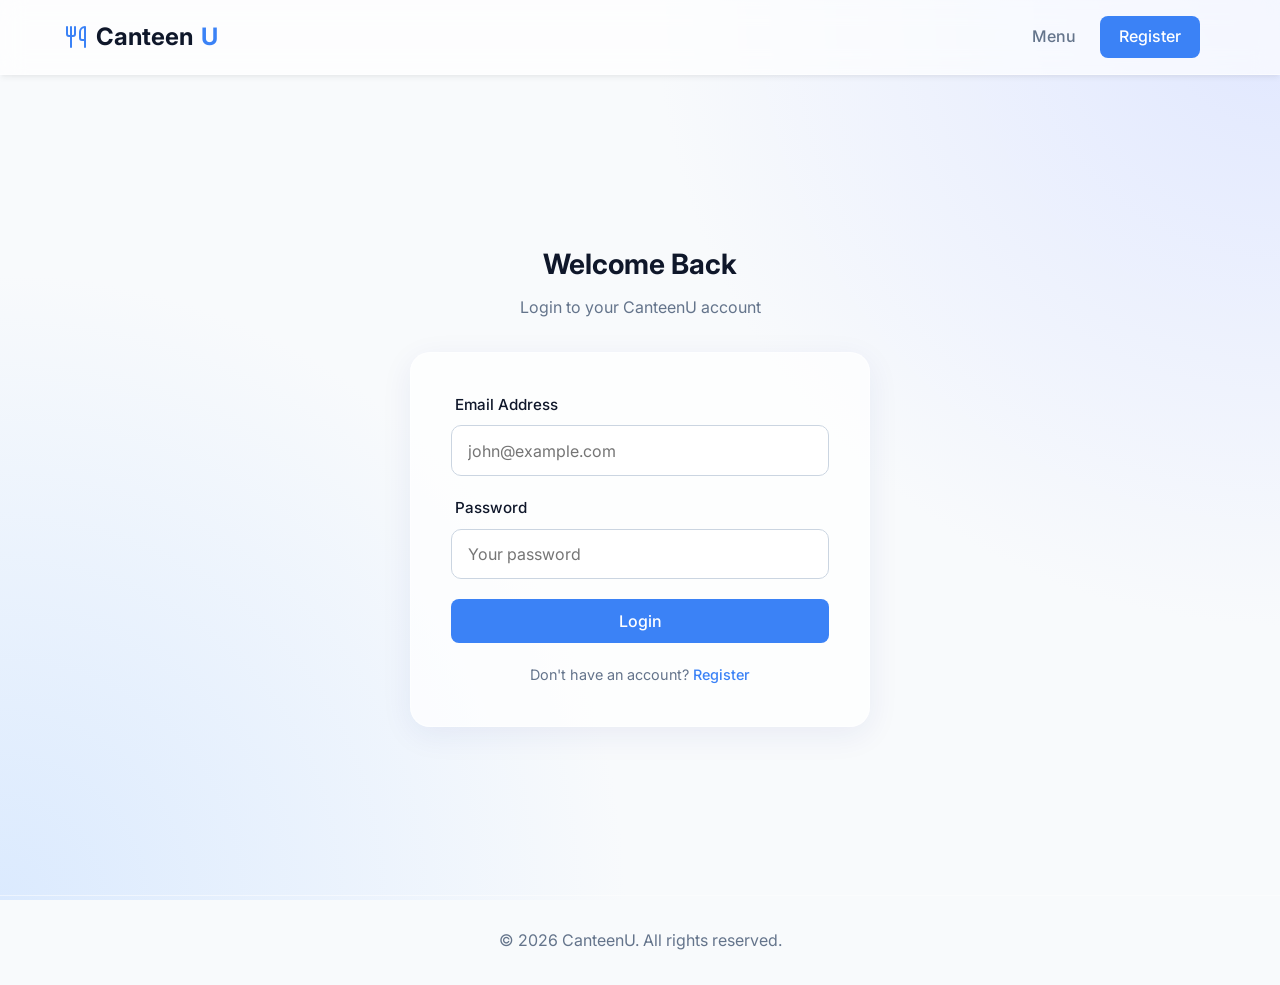
<file: canteenu/canteenu/login.html>
<!DOCTYPE html>
<html lang="en">
<head>
  <meta charset="UTF-8">
  <meta name="viewport" content="width=device-width, initial-scale=1.0">
  <title>Login | CanteenU</title>
  <link rel="stylesheet" href="menu.css">
</head>
<body>
  <nav class="navbar">
    <a href="index.html" class="logo">
      <svg width="24" height="24" viewBox="0 0 24 24" fill="none" stroke="var(--primary-color)" stroke-width="2" stroke-linecap="round" stroke-linejoin="round">
        <path d="M3 2v7c0 1.1.9 2 2 2h4a2 2 0 0 0 2-2V2"></path>
        <path d="M7 2v20"></path>
        <path d="M21 15V2v0a5 5 0 0 0-5 5v6c0 1.1.9 2 2 2h3Zm0 0v7"></path>
      </svg>
      Canteen<span>U</span>
    </a>
    <ul class="nav-links">
      <li><a href="index.html">Menu</a></li>
      <li><a href="register.html" class="btn btn-nav">Register</a></li>
    </ul>
  </nav>

  <div class="auth-wrapper">
    <div class="auth-card animate-fade-up">
      <div class="auth-header">
        <h2>Welcome Back</h2>
        <p>Login to your CanteenU account</p>
      </div>

      <!-- Error message shown dynamically -->
      <div class="alert alert-error" id="errorBox" style="display:none;"></div>

      <form class="glass-form auth-form" id="loginForm">
        <div class="form-group">
          <label for="email">Email Address</label>
          <input type="email" id="email" name="email" placeholder="john@example.com" required>
        </div>
        <div class="form-group">
          <label for="password">Password</label>
          <input type="password" id="password" name="password" placeholder="Your password" required>
        </div>
        <button type="submit" class="btn" id="loginBtn">Login</button>
        <p class="auth-switch">Don't have an account? <a href="register.html">Register</a></p>
      </form>
    </div>
  </div>

  <footer>
    <p>&copy; 2026 CanteenU. All rights reserved.</p>
  </footer>

  <script>
    // HTML version: submits to login.php (requires XAMPP to be running)
    document.getElementById('loginForm').addEventListener('submit', function(e) {
      e.preventDefault();
      const form = document.createElement('form');
      form.method = 'POST';
      form.action = 'login.php';

      ['email', 'password'].forEach(name => {
        const input = document.createElement('input');
        input.type = 'hidden';
        input.name = name;
        input.value = document.getElementById(name).value;
        form.appendChild(input);
      });

      document.body.appendChild(form);
      form.submit();
    });
  </script>
</body>
</html>
</file>
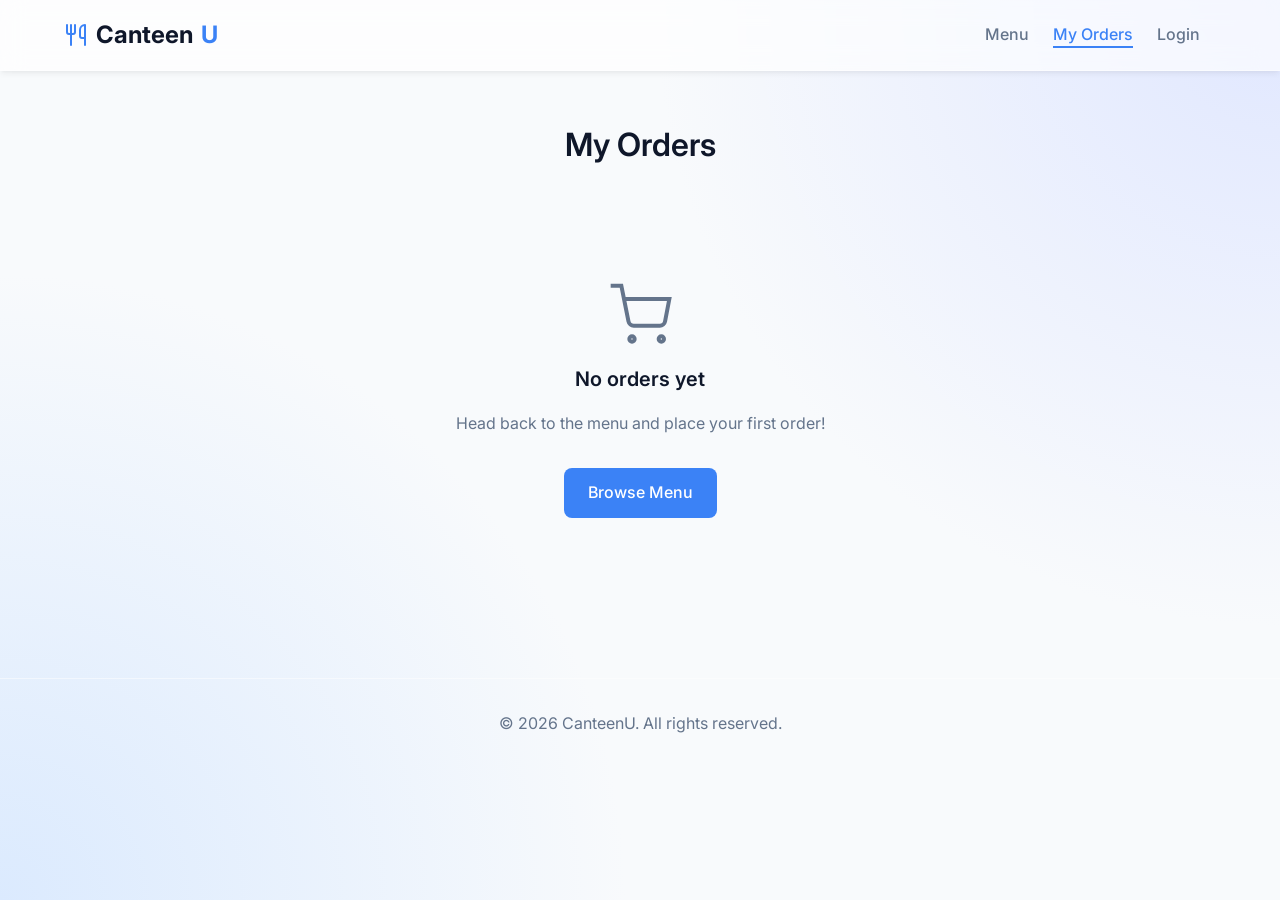
<file: canteenu/canteenu/orders.html>
<!DOCTYPE html>
<html lang="en">
<head>
  <meta charset="UTF-8">
  <meta name="viewport" content="width=device-width, initial-scale=1.0">
  <title>My Orders | CanteenU</title>
  <link rel="stylesheet" href="menu.css">
</head>
<body>
  <nav class="navbar">
    <a href="index.html" class="logo">
      <svg width="24" height="24" viewBox="0 0 24 24" fill="none" stroke="var(--primary-color)" stroke-width="2" stroke-linecap="round" stroke-linejoin="round">
        <path d="M3 2v7c0 1.1.9 2 2 2h4a2 2 0 0 0 2-2V2"></path>
        <path d="M7 2v20"></path>
        <path d="M21 15V2v0a5 5 0 0 0-5 5v6c0 1.1.9 2 2 2h3Zm0 0v7"></path>
      </svg>
      Canteen<span>U</span>
    </a>
    <ul class="nav-links">
      <li><a href="index.html">Menu</a></li>
      <li><a href="orders.html" class="active">My Orders</a></li>
      <li><a href="login.html">Login</a></li>
    </ul>
  </nav>

  <div class="container" style="padding-top:3rem; padding-bottom:5rem;">
    <h2 class="section-title animate-fade-up">My Orders</h2>

    <!-- This page shows orders stored in localStorage (HTML-only mode) -->
    <!-- When running on XAMPP, visit orders.php for full server-side orders -->

    <div id="ordersContent" class="animate-fade-up"></div>
  </div>

  <footer>
    <p>&copy; 2026 CanteenU. All rights reserved.</p>
  </footer>

  <script>
    // In HTML mode, orders are read from localStorage
    // (These are orders placed via the cart on index.html)
    const pastOrders = JSON.parse(localStorage.getItem('canteenu_past_orders') || '[]');

    const container = document.getElementById('ordersContent');

    if (pastOrders.length === 0) {
      container.innerHTML = `
        <div class="empty-orders">
          <svg width="64" height="64" viewBox="0 0 24 24" fill="none" stroke="var(--text-muted)" stroke-width="1.5">
            <circle cx="9" cy="21" r="1"></circle><circle cx="20" cy="21" r="1"></circle>
            <path d="M1 1h4l2.68 13.39a2 2 0 0 0 2 1.61h9.72a2 2 0 0 0 2-1.61L23 6H6"></path>
          </svg>
          <h3>No orders yet</h3>
          <p>Head back to the menu and place your first order!</p>
          <a href="index.html" class="btn" style="width:auto; margin-top:1rem;">Browse Menu</a>
        </div>`;
    } else {
      let grandTotal = 0;
      let rows = '';

      pastOrders.forEach((order, oi) => {
        order.items.forEach((item, ii) => {
          grandTotal += item.price * item.quantity;
          rows += `
            <tr>
              <td>${oi + 1}.${ii + 1}</td>
              <td><strong>${item.name}</strong></td>
              <td>${item.quantity}</td>
              <td>₹${item.price}</td>
              <td class="total-cell">₹${item.price * item.quantity}</td>
              <td class="date-cell">${order.date}</td>
            </tr>`;
        });
      });

      container.innerHTML = `
        <div class="orders-table-wrapper">
          <table class="orders-table">
            <thead>
              <tr>
                <th>#</th>
                <th>Item</th>
                <th>Qty</th>
                <th>Unit Price</th>
                <th>Total</th>
                <th>Date & Time</th>
              </tr>
            </thead>
            <tbody>${rows}</tbody>
            <tfoot>
              <tr>
                <td colspan="4" style="text-align:right; font-weight:600;">Grand Total</td>
                <td class="grand-total" colspan="2">₹${grandTotal}</td>
              </tr>
            </tfoot>
          </table>
        </div>
        <p style="text-align:center; margin-top:1.5rem; color:var(--text-muted); font-size:.9rem;">
          ℹ️ Running on XAMPP? Visit <a href="orders.php" style="color:var(--primary-color);">orders.php</a> for your full order history.
        </p>`;
    }
  </script>
</body>
</html>
</file>
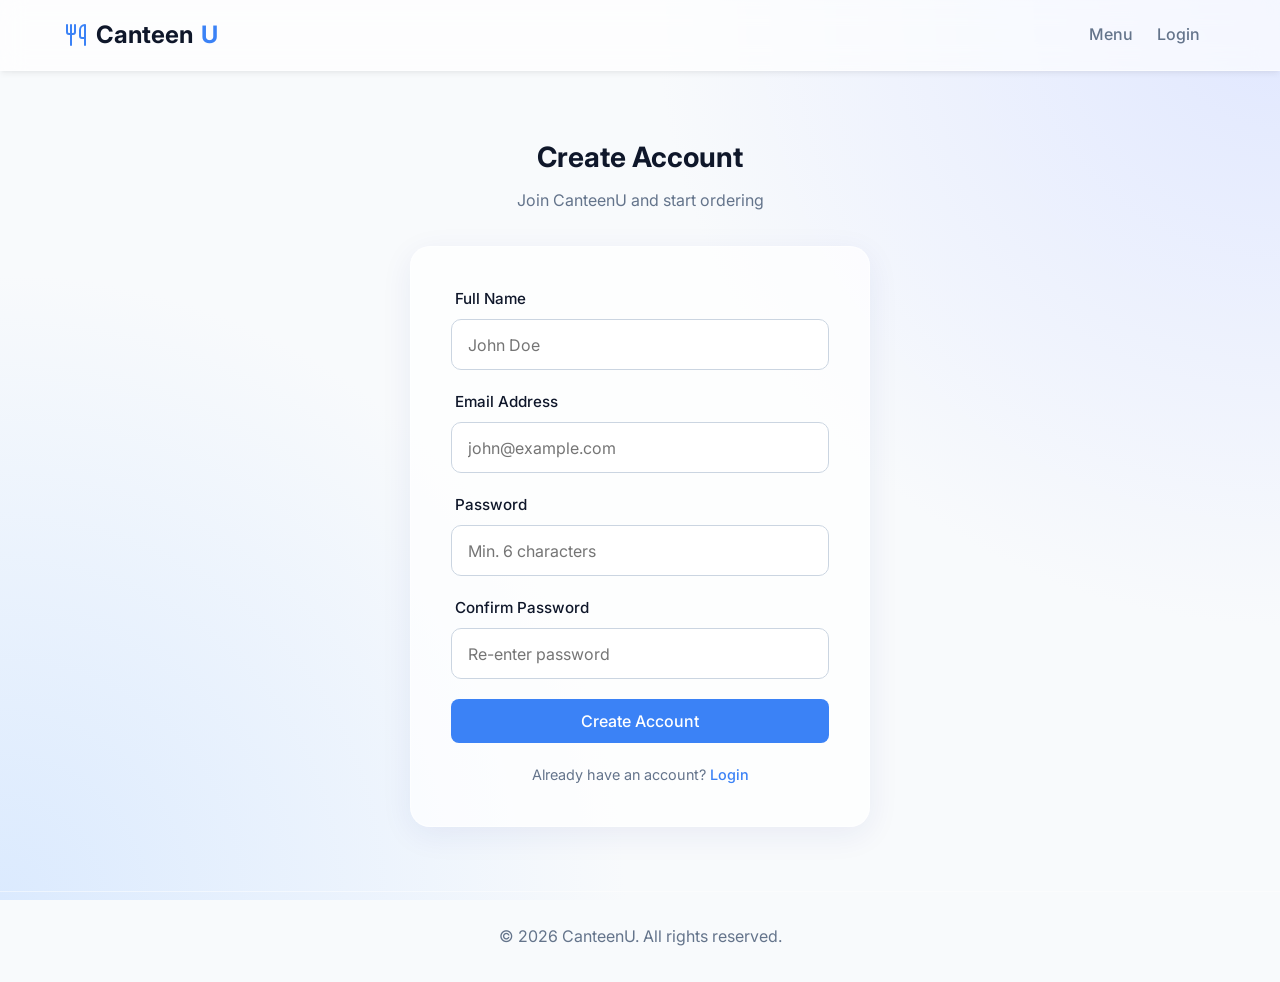
<file: canteenu/canteenu/register.html>
<!DOCTYPE html>
<html lang="en">
<head>
  <meta charset="UTF-8">
  <meta name="viewport" content="width=device-width, initial-scale=1.0">
  <title>Register | CanteenU</title>
  <link rel="stylesheet" href="menu.css">
</head>
<body>
  <nav class="navbar">
    <a href="index.html" class="logo">
      <svg width="24" height="24" viewBox="0 0 24 24" fill="none" stroke="var(--primary-color)" stroke-width="2" stroke-linecap="round" stroke-linejoin="round">
        <path d="M3 2v7c0 1.1.9 2 2 2h4a2 2 0 0 0 2-2V2"></path>
        <path d="M7 2v20"></path>
        <path d="M21 15V2v0a5 5 0 0 0-5 5v6c0 1.1.9 2 2 2h3Zm0 0v7"></path>
      </svg>
      Canteen<span>U</span>
    </a>
    <ul class="nav-links">
      <li><a href="index.html">Menu</a></li>
      <li><a href="login.html">Login</a></li>
    </ul>
  </nav>

  <div class="auth-wrapper">
    <div class="auth-card animate-fade-up">
      <div class="auth-header">
        <h2>Create Account</h2>
        <p>Join CanteenU and start ordering</p>
      </div>

      <div class="alert alert-error" id="errorBox" style="display:none;"></div>

      <form class="glass-form auth-form" id="registerForm">
        <div class="form-group">
          <label for="name">Full Name</label>
          <input type="text" id="name" name="name" placeholder="John Doe" required>
        </div>
        <div class="form-group">
          <label for="email">Email Address</label>
          <input type="email" id="email" name="email" placeholder="john@example.com" required>
        </div>
        <div class="form-group">
          <label for="password">Password</label>
          <input type="password" id="password" name="password" placeholder="Min. 6 characters" required>
        </div>
        <div class="form-group">
          <label for="confirm">Confirm Password</label>
          <input type="password" id="confirm" name="confirm" placeholder="Re-enter password" required>
        </div>
        <button type="submit" class="btn" id="registerBtn">Create Account</button>
        <p class="auth-switch">Already have an account? <a href="login.html">Login</a></p>
      </form>
    </div>
  </div>

  <footer>
    <p>&copy; 2026 CanteenU. All rights reserved.</p>
  </footer>

  <script>
    // HTML version: validates then submits to register.php (requires XAMPP)
    document.getElementById('registerForm').addEventListener('submit', function(e) {
      e.preventDefault();

      const name     = document.getElementById('name').value.trim();
      const email    = document.getElementById('email').value.trim();
      const password = document.getElementById('password').value;
      const confirm  = document.getElementById('confirm').value;
      const errorBox = document.getElementById('errorBox');

      errorBox.style.display = 'none';

      if (!name || !email || !password) {
        errorBox.textContent = 'All fields are required.';
        errorBox.style.display = 'block';
        return;
      }
      if (password.length < 6) {
        errorBox.textContent = 'Password must be at least 6 characters.';
        errorBox.style.display = 'block';
        return;
      }
      if (password !== confirm) {
        errorBox.textContent = 'Passwords do not match.';
        errorBox.style.display = 'block';
        return;
      }

      // Submit to PHP backend
      const form = document.createElement('form');
      form.method = 'POST';
      form.action = 'register.php';

      ['name', 'email', 'password', 'confirm'].forEach(id => {
        const input = document.createElement('input');
        input.type = 'hidden';
        input.name = id;
        input.value = document.getElementById(id).value;
        form.appendChild(input);
      });

      document.body.appendChild(form);
      form.submit();
    });
  </script>
</body>
</html>
</file>
<file: canteenu/canteenu/menu.css>
@import url('https://fonts.googleapis.com/css2?family=Inter:wght@300;400;500;600;700&display=swap');

:root {
  --primary-color: #3b82f6;
  --primary-hover: #2563eb;
  --bg-color: #f8fafc;
  --card-bg: rgba(255, 255, 255, 0.7);
  --text-main: #0f172a;
  --text-muted: #64748b;
  --border-color: rgba(255, 255, 255, 0.5);
  --shadow-sm: 0 4px 6px -1px rgba(0,0,0,.05), 0 2px 4px -1px rgba(0,0,0,.03);
  --shadow-md: 0 10px 15px -3px rgba(0,0,0,.05), 0 4px 6px -2px rgba(0,0,0,.025);
  --shadow-lg: 0 20px 25px -5px rgba(0,0,0,.05), 0 10px 10px -5px rgba(0,0,0,.02);
  --glass-shadow: 0 8px 32px 0 rgba(31,38,135,.07);
  --success: #22c55e;
  --error: #ef4444;
}

* { margin: 0; padding: 0; box-sizing: border-box; }

body {
  font-family: 'Inter', sans-serif;
  background-color: var(--bg-color);
  color: var(--text-main);
  line-height: 1.6;
  background-image:
    radial-gradient(circle at top right, #e0e7ff 0%, transparent 40%),
    radial-gradient(circle at bottom left, #dbeafe 0%, transparent 40%);
  background-attachment: fixed;
  min-height: 100vh;
}

body.cart-open { overflow: hidden; }

/* ---- Navbar ---- */
.navbar {
  position: sticky;
  top: 0;
  z-index: 1000;
  background: rgba(255,255,255,.65);
  backdrop-filter: blur(12px);
  -webkit-backdrop-filter: blur(12px);
  border-bottom: 1px solid var(--border-color);
  padding: 1rem 5%;
  display: flex;
  justify-content: space-between;
  align-items: center;
  gap: 1rem;
  box-shadow: var(--shadow-sm);
}

.logo {
  font-size: 1.5rem;
  font-weight: 700;
  color: var(--text-main);
  text-decoration: none;
  display: flex;
  align-items: center;
  gap: 0.5rem;
  white-space: nowrap;
}
.logo span { color: var(--primary-color); }

.nav-links {
  list-style: none;
  display: flex;
  align-items: center;
  gap: 1.5rem;
  flex: 1;
  justify-content: flex-end;
  margin-right: 1rem;
}

.nav-links a {
  text-decoration: none;
  color: var(--text-muted);
  font-weight: 500;
  position: relative;
  transition: color .3s ease;
}
.nav-links a:hover, .nav-links a.active { color: var(--primary-color); }
.nav-links a::after {
  content: '';
  position: absolute;
  width: 0; height: 2px;
  bottom: -4px; left: 0;
  background-color: var(--primary-color);
  transition: width .3s ease;
}
.nav-links a:hover::after, .nav-links a.active::after { width: 100%; }

.nav-user { color: var(--text-muted); font-size: .9rem; white-space: nowrap; }

.btn-nav {
  padding: .5rem 1.2rem !important;
  width: auto !important;
  font-size: .9rem;
  border-radius: 8px;
  background: var(--primary-color);
  color: white !important;
}
.btn-nav::after { display: none !important; }
.btn-nav:hover { background: var(--primary-hover); color: white !important; }

/* ---- Cart Icon Button ---- */
.cart-icon-btn {
  position: relative;
  background: var(--primary-color);
  border: none;
  color: white;
  width: 44px; height: 44px;
  border-radius: 12px;
  cursor: pointer;
  display: flex;
  align-items: center;
  justify-content: center;
  transition: background .3s ease, transform .2s ease;
  flex-shrink: 0;
}
.cart-icon-btn:hover { background: var(--primary-hover); transform: scale(1.05); }

.cart-count {
  position: absolute;
  top: -6px; right: -6px;
  background: #ef4444;
  color: white;
  font-size: .7rem;
  font-weight: 700;
  width: 20px; height: 20px;
  border-radius: 50%;
  display: none;
  align-items: center;
  justify-content: center;
  border: 2px solid white;
}

/* ---- Cart Overlay ---- */
.cart-overlay {
  display: none;
  position: fixed;
  inset: 0;
  background: rgba(15,23,42,.35);
  z-index: 1100;
  backdrop-filter: blur(2px);
}
.cart-overlay.show { display: block; }

/* ---- Cart Sidebar ---- */
.cart-sidebar {
  position: fixed;
  top: 0; right: 0;
  width: 380px;
  max-width: 100vw;
  height: 100vh;
  background: rgba(255,255,255,.97);
  backdrop-filter: blur(20px);
  z-index: 1200;
  transform: translateX(100%);
  transition: transform .35s cubic-bezier(.4,0,.2,1);
  display: flex;
  flex-direction: column;
  box-shadow: -10px 0 40px rgba(0,0,0,.12);
}
.cart-sidebar.open { transform: translateX(0); }

.cart-header {
  display: flex;
  justify-content: space-between;
  align-items: center;
  padding: 1.5rem 1.5rem 1rem;
  border-bottom: 1px solid #e2e8f0;
}
.cart-header h3 { font-size: 1.25rem; font-weight: 700; }
.cart-close {
  background: #f1f5f9; border: none;
  width: 32px; height: 32px;
  border-radius: 8px;
  cursor: pointer;
  font-size: 1rem;
  display: flex; align-items: center; justify-content: center;
  transition: background .2s;
}
.cart-close:hover { background: #e2e8f0; }

.cart-items {
  flex: 1;
  overflow-y: auto;
  padding: 1rem 1.5rem;
  display: flex;
  flex-direction: column;
  gap: .75rem;
}

.cart-empty {
  display: flex;
  flex-direction: column;
  align-items: center;
  justify-content: center;
  height: 100%;
  gap: 1rem;
  color: var(--text-muted);
  text-align: center;
}

.cart-item {
  background: #f8fafc;
  border: 1px solid #e2e8f0;
  border-radius: 12px;
  padding: 1rem;
  display: flex;
  justify-content: space-between;
  align-items: center;
  gap: 1rem;
  animation: fadeInUp .3s ease;
}
.cart-item-info { flex: 1; min-width: 0; }
.cart-item-name { font-weight: 600; font-size: .95rem; display: block; }
.cart-item-price { color: var(--primary-color); font-size: .85rem; font-weight: 500; }

.cart-item-controls { display: flex; align-items: center; gap: .5rem; flex-shrink: 0; }
.qty-btn {
  width: 28px; height: 28px;
  border: 1px solid #cbd5e1;
  background: white;
  border-radius: 6px;
  font-size: 1.1rem;
  cursor: pointer;
  display: flex; align-items: center; justify-content: center;
  transition: all .2s;
}
.qty-btn:hover { background: var(--primary-color); color: white; border-color: var(--primary-color); }
.qty-val { font-weight: 600; min-width: 20px; text-align: center; }
.remove-btn {
  background: none; border: none;
  cursor: pointer; font-size: 1rem;
  padding: 4px; border-radius: 4px;
  transition: transform .2s;
}
.remove-btn:hover { transform: scale(1.2); }

.cart-footer {
  padding: 1.25rem 1.5rem;
  border-top: 1px solid #e2e8f0;
  display: flex;
  flex-direction: column;
  gap: 1rem;
}
.cart-total-row {
  display: flex;
  justify-content: space-between;
  font-weight: 700;
  font-size: 1.1rem;
}

/* ---- Toast ---- */
.toast {
  position: fixed;
  bottom: 2rem;
  left: 50%;
  transform: translateX(-50%) translateY(100px);
  background: var(--text-main);
  color: white;
  padding: .75rem 1.5rem;
  border-radius: 50px;
  font-weight: 500;
  z-index: 9999;
  transition: transform .4s cubic-bezier(.34,1.56,.64,1), opacity .3s ease;
  opacity: 0;
  pointer-events: none;
  white-space: nowrap;
}
.toast.show { transform: translateX(-50%) translateY(0); opacity: 1; }
.toast.success { background: #16a34a; }
.toast.error   { background: #dc2626; }

/* ---- Hero ---- */
.hero {
  text-align: center;
  padding: 5rem 1rem;
  max-width: 800px;
  margin: 0 auto;
}
.hero h1 { font-size: 3rem; font-weight: 700; margin-bottom: 1rem; line-height: 1.2; }
.hero p  { font-size: 1.125rem; color: var(--text-muted); margin-bottom: 2rem; }

/* ---- Container ---- */
.container { max-width: 1200px; margin: 0 auto; padding: 0 5%; }

.section-title {
  font-size: 2rem;
  font-weight: 600;
  text-align: center;
  margin-bottom: 2rem;
}

/* ---- Category Tabs ---- */
.category-tabs {
  display: flex;
  flex-wrap: wrap;
  gap: .75rem;
  justify-content: center;
  margin-bottom: 2.5rem;
}
.tab-btn {
  padding: .5rem 1.25rem;
  border: 1px solid #cbd5e1;
  background: white;
  border-radius: 50px;
  font-size: .95rem;
  font-family: inherit;
  font-weight: 500;
  color: var(--text-muted);
  cursor: pointer;
  transition: all .25s ease;
}
.tab-btn:hover  { border-color: var(--primary-color); color: var(--primary-color); }
.tab-btn.active { background: var(--primary-color); border-color: var(--primary-color); color: white; }

/* ---- Menu Grid ---- */
.menu-grid {
  display: grid;
  grid-template-columns: repeat(auto-fill, minmax(260px, 1fr));
  gap: 2rem;
  margin-bottom: 5rem;
}

/* ---- Card ---- */
.card {
  background: var(--card-bg);
  backdrop-filter: blur(8px);
  -webkit-backdrop-filter: blur(8px);
  border: 1px solid var(--border-color);
  border-radius: 16px;
  overflow: hidden;
  box-shadow: var(--glass-shadow);
  transition: all .4s cubic-bezier(.175,.885,.32,1.275);
  display: flex;
  flex-direction: column;
}
.card:hover { transform: translateY(-8px); box-shadow: var(--shadow-lg); }

.card-img {
  width: 100%; height: 180px;
  overflow: hidden;
  position: relative;
}
.card-img img {
  width: 100%; height: 100%;
  object-fit: cover;
  transition: transform .5s ease;
}
.card:hover .card-img img { transform: scale(1.08); }

.category-badge {
  position: absolute;
  top: .75rem; left: .75rem;
  background: rgba(255,255,255,.9);
  backdrop-filter: blur(4px);
  padding: .25rem .75rem;
  border-radius: 50px;
  font-size: .75rem;
  font-weight: 600;
  color: var(--primary-color);
}

.card-content { padding: 1.25rem; display: flex; flex-direction: column; flex-grow: 1; }
.card-title  { font-size: 1.1rem; font-weight: 600; margin-bottom: .25rem; }
.card-desc   { font-size: .85rem; color: var(--text-muted); margin-bottom: 1rem; flex: 1; }

.card-footer { display: flex; justify-content: space-between; align-items: center; margin-top: auto; }
.card-price  { font-size: 1.1rem; color: var(--primary-color); font-weight: 700; }

.btn {
  background-color: var(--primary-color);
  color: white;
  border: none;
  padding: .75rem 1.5rem;
  border-radius: 8px;
  font-size: 1rem;
  font-weight: 500;
  cursor: pointer;
  transition: all .3s ease;
  width: 100%;
  font-family: inherit;
  display: inline-block;
  text-align: center;
  text-decoration: none;
}
.btn:hover  { background-color: var(--primary-hover); transform: translateY(-2px); box-shadow: 0 4px 12px rgba(59,130,246,.3); }
.btn:active { transform: translateY(0); }
.btn:disabled { opacity: .6; cursor: not-allowed; transform: none !important; }

.btn-add {
  padding: .5rem 1.25rem;
  width: auto;
  font-size: .9rem;
  border-radius: 8px;
}

/* ---- Auth Pages ---- */
.auth-wrapper {
  min-height: calc(100vh - 80px);
  display: flex;
  align-items: center;
  justify-content: center;
  padding: 2rem 1rem;
}
.auth-card {
  width: 100%;
  max-width: 460px;
}
.auth-header { text-align: center; margin-bottom: 2rem; }
.auth-header h2 { font-size: 1.75rem; font-weight: 700; margin-bottom: .5rem; }
.auth-header p  { color: var(--text-muted); }

.glass-form {
  background: var(--card-bg);
  backdrop-filter: blur(12px);
  -webkit-backdrop-filter: blur(12px);
  border: 1px solid var(--border-color);
  padding: 2.5rem;
  border-radius: 20px;
  box-shadow: var(--glass-shadow);
  display: flex;
  flex-direction: column;
  gap: 1.5rem;
}
.auth-form { gap: 1.25rem; }

.form-group { display: flex; flex-direction: column; gap: .5rem; }
.form-group label { font-weight: 500; font-size: .95rem; color: var(--text-main); margin-left: .25rem; }
.form-group input {
  padding: .9rem 1rem;
  border: 1px solid #cbd5e1;
  border-radius: 10px;
  font-family: inherit;
  font-size: 1rem;
  background: rgba(255,255,255,.9);
  transition: all .3s ease;
  outline: none;
}
.form-group input:focus { border-color: var(--primary-color); box-shadow: 0 0 0 3px rgba(59,130,246,.15); background: white; }
.form-group input[readonly] { background: #f1f5f9; cursor: not-allowed; color: var(--text-muted); }

.auth-switch { text-align: center; color: var(--text-muted); font-size: .9rem; }
.auth-switch a { color: var(--primary-color); text-decoration: none; font-weight: 500; }
.auth-switch a:hover { text-decoration: underline; }

/* ---- Alerts ---- */
.alert {
  padding: .85rem 1rem;
  border-radius: 10px;
  font-size: .9rem;
  font-weight: 500;
}
.alert-error   { background: #fef2f2; color: #dc2626; border: 1px solid #fecaca; }
.alert-success { background: #f0fdf4; color: #16a34a; border: 1px solid #bbf7d0; }
.alert a { color: inherit; font-weight: 700; }

/* ---- Orders Page ---- */
.orders-table-wrapper {
  background: var(--card-bg);
  backdrop-filter: blur(12px);
  border: 1px solid var(--border-color);
  border-radius: 20px;
  box-shadow: var(--glass-shadow);
  overflow: hidden;
}
.orders-table {
  width: 100%;
  border-collapse: collapse;
}
.orders-table th {
  background: #f1f5f9;
  padding: 1rem 1.25rem;
  text-align: left;
  font-size: .85rem;
  font-weight: 600;
  color: var(--text-muted);
  text-transform: uppercase;
  letter-spacing: .05em;
}
.orders-table td {
  padding: 1rem 1.25rem;
  border-top: 1px solid #e2e8f0;
  font-size: .95rem;
}
.orders-table tbody tr:hover { background: rgba(59,130,246,.04); }
.total-cell   { color: var(--primary-color); font-weight: 600; }
.date-cell    { color: var(--text-muted); font-size: .85rem; }
.grand-total  { color: var(--primary-color); font-weight: 700; font-size: 1.1rem; }
.orders-table tfoot td { padding: 1.25rem; border-top: 2px solid #e2e8f0; background: #f8fafc; }

.empty-orders {
  text-align: center;
  padding: 5rem 2rem;
  color: var(--text-muted);
  display: flex;
  flex-direction: column;
  align-items: center;
  gap: 1rem;
}
.empty-orders h3 { font-size: 1.25rem; font-weight: 600; color: var(--text-main); }

/* ---- Footer ---- */
footer {
  text-align: center;
  padding: 2rem;
  color: var(--text-muted);
  border-top: 1px solid var(--border-color);
}

/* ---- Animations ---- */
@keyframes fadeInUp {
  from { opacity: 0; transform: translateY(20px); }
  to   { opacity: 1; transform: translateY(0); }
}
.animate-fade-up { animation: fadeInUp .6s ease-out forwards; }
.delay-1 { animation-delay: .1s; }
.delay-2 { animation-delay: .2s; }
.delay-3 { animation-delay: .3s; }

/* ---- Responsive ---- */
@media (max-width: 768px) {
  .nav-links { display: none; }
  .hero h1   { font-size: 2.2rem; }
  .cart-sidebar { width: 100vw; }
  .glass-form   { padding: 1.5rem; }
  .orders-table { font-size: .85rem; }
  .orders-table th, .orders-table td { padding: .75rem .75rem; }
  .date-cell { display: none; }
}
</file>
